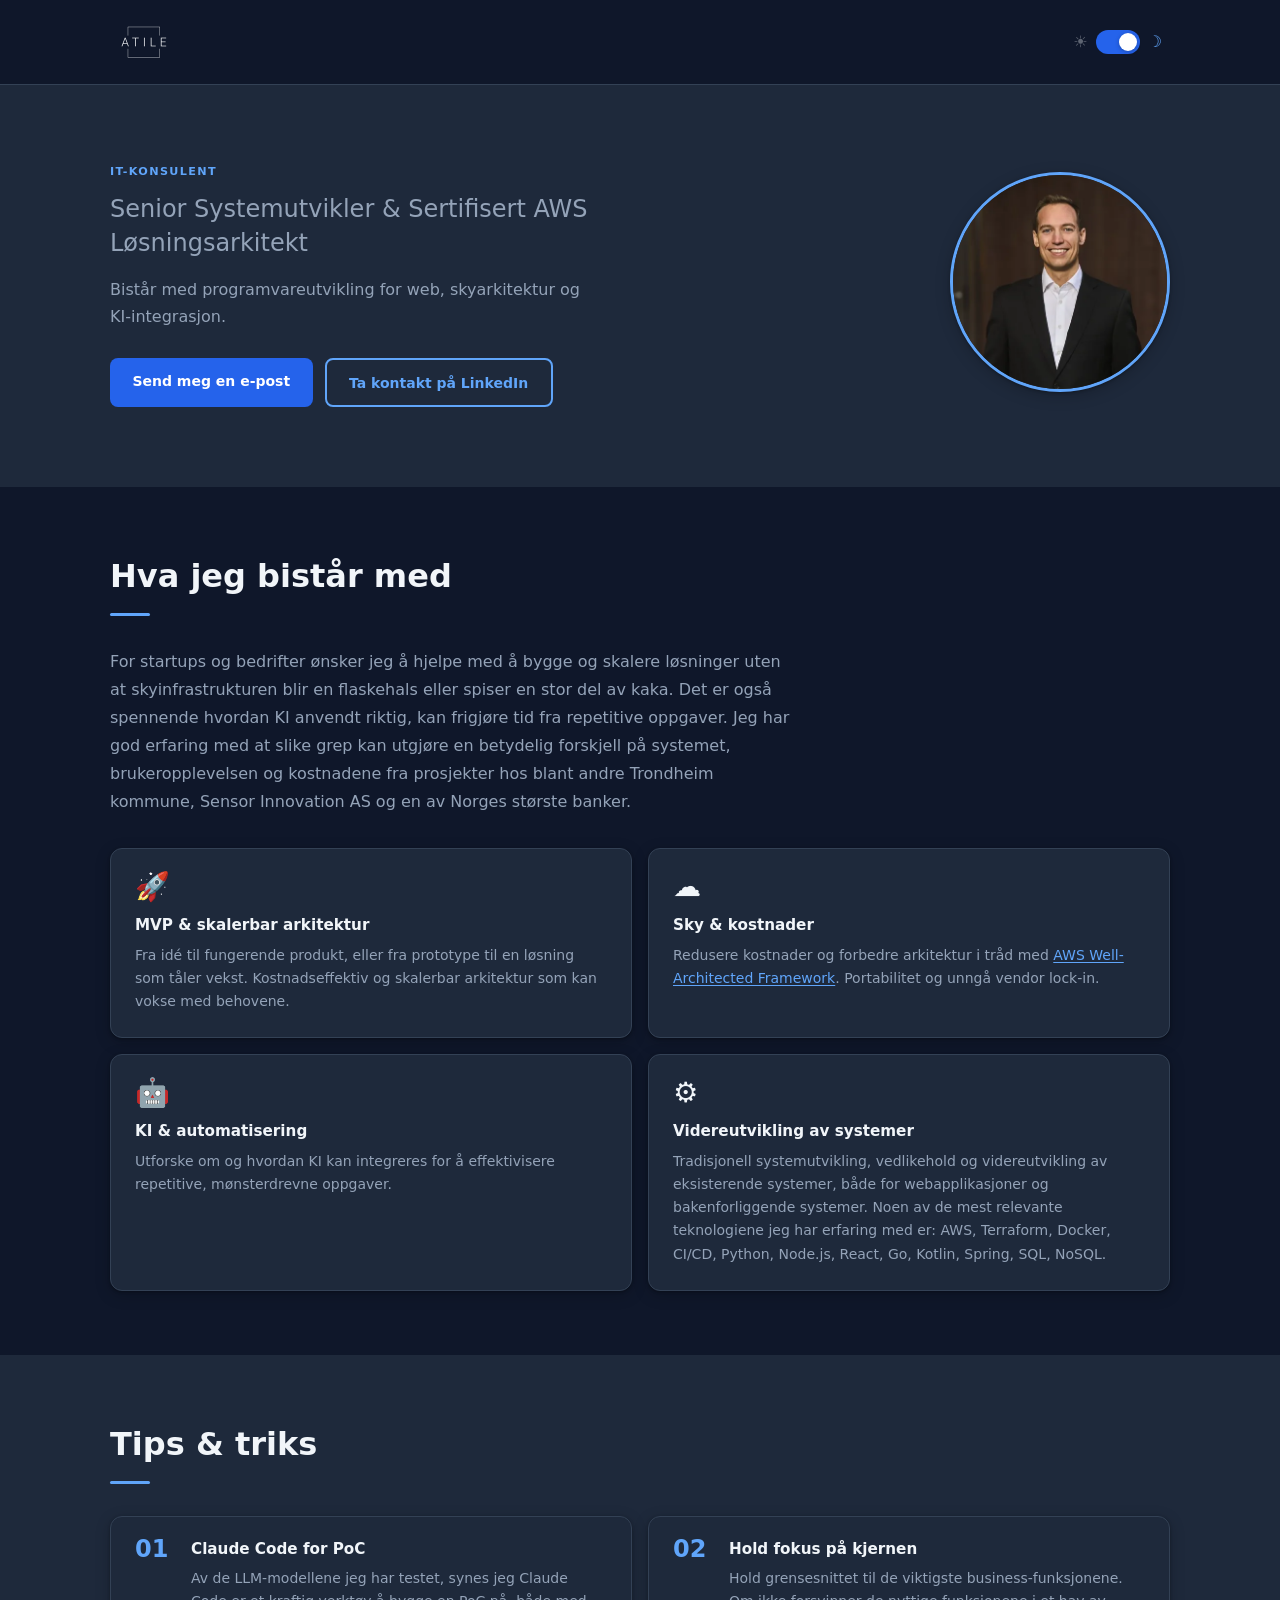
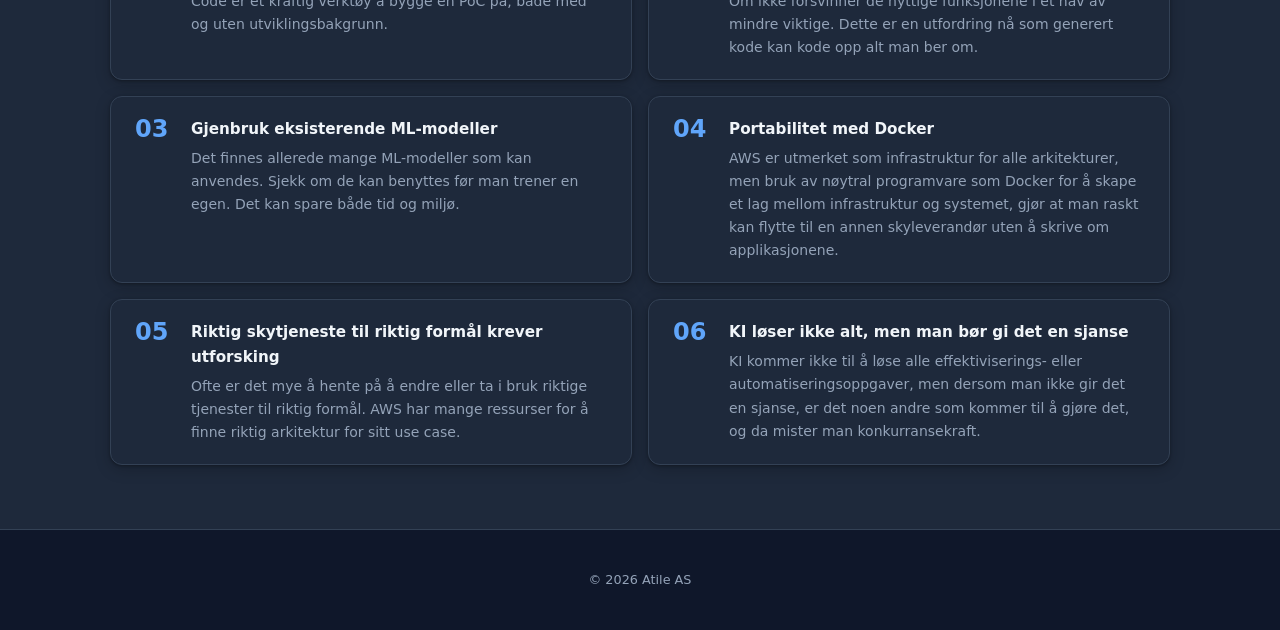
<file: index.html>
<!doctype html>
<html lang="nb">
  <head>
    <title>Atile – Systemutvikling &amp; AWS</title>
    <meta charset="UTF-8" />
    <meta
      name="description"
      content="Atile – Senior Systemutvikler og Sertifisert AWS Løsningsarkitekt. Hjelper startups og bedrifter med webutvikling, skyarkitektur og KI-integrasjon."
    />
    <meta name="viewport" content="width=device-width, initial-scale=1" />
    <meta
      http-equiv="Content-Security-Policy"
      content="script-src https://static.cloudflareinsights.com; object-src 'none'"
    />
    <link
      rel="preload"
      href="./assets/headshot.webp"
      as="image"
      type="image/webp"
      fetchpriority="high"
    />
    <link
      rel="apple-touch-icon"
      sizes="180x180"
      href="./assets/apple-touch-icon.png"
    />
    <link
      rel="icon"
      type="image/png"
      sizes="32x32"
      href="./assets/favicon-32x32.png"
    />
    <link
      rel="icon"
      type="image/png"
      sizes="16x16"
      href="./assets/favicon-16x16.png"
    />
    <link rel="icon" type="image/x-icon" href="./assets/favicon.ico" />
    <link rel="manifest" href="./site.webmanifest" />
    <link rel="canonical" href="https://atile.no" />
    <meta property="og:type" content="website" />
    <meta property="og:url" content="https://atile.no" />
    <meta property="og:title" content="Atile – Systemutvikling &amp; AWS" />
    <meta
      property="og:description"
      content="Atile – Senior Systemutvikler og Sertifisert AWS Løsningsarkitekt. Hjelper startups og bedrifter med webutvikling, skyarkitektur og KI-integrasjon."
    />
    <meta property="og:image" content="https://atile.no/assets/headshot.jpg" />
    <meta property="og:locale" content="nb_NO" />
    <meta name="twitter:card" content="summary_large_image" />
    <meta name="twitter:title" content="Atile – Systemutvikling &amp; AWS" />
    <meta
      name="twitter:description"
      content="Atile – Senior Systemutvikler og Sertifisert AWS Løsningsarkitekt. Hjelper startups og bedrifter med webutvikling, skyarkitektur og KI-integrasjon."
    />
    <meta name="twitter:image" content="https://atile.no/assets/headshot.jpg" />
    <meta name="msvalidate.01" content="C1C4B8C06678D1ACF82505AE565515AB" />
    <link rel="stylesheet" href="styles.css" />
    <script type="application/ld+json">
      {
        "@context": "https://schema.org",
        "@type": "Person",
        "name": "Ola Opheim",
        "jobTitle": "Senior Systemutvikler & Sertifisert AWS Løsningsarkitekt",
        "url": "https://atile.no",
        "email": "ola.opheim@atile.no",
        "image": "https://atile.no/assets/headshot.jpg",
        "sameAs": ["https://www.linkedin.com/in/ola-hermann-opheim-41371114b"],
        "worksFor": {
          "@type": "Organization",
          "name": "Atile AS"
        }
      }
    </script>
    <script type="application/ld+json">
      {
        "@context": "https://schema.org",
        "@type": "Organization",
        "name": "Atile AS",
        "url": "https://atile.no",
        "email": "ola.opheim@atile.no",
        "logo": "https://atile.no/assets/logo-dark.png"
      }
    </script>
  </head>
  <body>
    <a href="#main-content" class="skip-link">Hopp til innhold</a>

    <!-- CSS-only dark/light toggle – unchecked = dark (default) -->
    <input type="checkbox" id="light-toggle" />

    <div id="site">
      <!-- HEADER -->
      <header class="header">
        <div class="header-inner container">
          <a
            href="/"
            class="logo-link"
            aria-label="Atile – tilbake til forsiden"
          >
            <img
              class="logo-img logo-dark-img"
              src="./assets/logo-dark.png"
              alt="Atile logo"
              width="68"
              height="68"
            />
            <img
              class="logo-img logo-light-img"
              src="./assets/logo-light.png"
              alt="Atile logo"
              width="68"
              height="68"
            />
          </a>
          <label
            for="light-toggle"
            class="theme-toggle"
            aria-label="Bytt mellom mørkt og lyst tema"
            title="Bytt tema"
          >
            <span class="toggle-icon sun-icon" aria-hidden="true">☀</span>
            <span class="toggle-pill">
              <span class="toggle-knob"></span>
            </span>
            <span class="toggle-icon moon-icon" aria-hidden="true">☽</span>
          </label>
        </div>
      </header>

      <main id="main-content">
        <!-- HERO -->
        <section class="section hero" aria-label="Introduksjon">
          <div class="container hero-inner">
            <div class="hero-text">
              <span class="eyebrow">IT-konsulent</span>
              <h1 class="hero-title">
                Senior Systemutvikler &amp; Sertifisert AWS Løsningsarkitekt
              </h1>
              <p class="hero-desc">
                Bistår med programvareutvikling for web, skyarkitektur og
                KI-integrasjon.
              </p>
              <div class="hero-ctas">
                <a href="mailto:ola.opheim@atile.no" class="btn-primary"
                  >Send meg en e-post</a
                >
                <a
                  href="https://www.linkedin.com/in/ola-hermann-opheim-41371114b"
                  class="btn-secondary"
                  rel="noopener noreferrer"
                  target="_blank"
                  >Ta kontakt på LinkedIn</a
                >
              </div>
            </div>
            <div class="hero-image">
              <picture>
                <source srcset="./assets/headshot.webp" type="image/webp" />
                <img
                  src="./assets/headshot.jpg"
                  alt="Ola Opheim"
                  class="headshot"
                  width="440"
                  height="440"
                  fetchpriority="high"
                />
              </picture>
            </div>
          </div>
        </section>

        <!-- HVA JEG DRIVER MED -->
        <section class="section about" aria-labelledby="about-heading">
          <div class="container">
            <h2 class="section-title" id="about-heading">Hva jeg bistår med</h2>

            <p class="about-intro">
              For startups og bedrifter ønsker jeg å hjelpe med å bygge og
              skalere løsninger uten at skyinfrastrukturen blir en flaskehals
              eller spiser en stor del av kaka. Det er også spennende hvordan KI
              anvendt riktig, kan frigjøre tid fra repetitive oppgaver. Jeg har
              god erfaring med at slike grep kan utgjøre en betydelig forskjell
              på systemet, brukeropplevelsen og kostnadene fra prosjekter hos
              blant andre Trondheim kommune, Sensor Innovation AS og en av
              Norges største banker.
            </p>

            <div class="cards-grid">
              <article class="card">
                <div class="card-icon" aria-hidden="true">🚀</div>
                <h3 class="card-title">MVP &amp; skalerbar arkitektur</h3>
                <p>
                  Fra idé til fungerende produkt, eller fra prototype til en
                  løsning som tåler vekst. Kostnadseffektiv og skalerbar
                  arkitektur som kan vokse med behovene.
                </p>
              </article>

              <article class="card">
                <div class="card-icon" aria-hidden="true">☁️</div>
                <h3 class="card-title">Sky &amp; kostnader</h3>
                <p>
                  Redusere kostnader og forbedre arkitektur i tråd med
                  <a
                    href="https://docs.aws.amazon.com/wellarchitected/latest/framework/welcome.html"
                    class="inline-link"
                    rel="noopener noreferrer"
                    target="_blank"
                    >AWS Well-Architected Framework</a
                  >. Portabilitet og unngå vendor lock-in.
                </p>
              </article>

              <article class="card">
                <div class="card-icon" aria-hidden="true">🤖</div>
                <h3 class="card-title">KI &amp; automatisering</h3>
                <p>
                  Utforske om og hvordan KI kan integreres for å effektivisere
                  repetitive, mønsterdrevne oppgaver.
                </p>
              </article>

              <article class="card">
                <div class="card-icon" aria-hidden="true">⚙️</div>
                <h3 class="card-title">Videreutvikling av systemer</h3>
                <p>
                  Tradisjonell systemutvikling, vedlikehold og videreutvikling
                  av eksisterende systemer, både for webapplikasjoner og
                  bakenforliggende systemer. Noen av de mest relevante
                  teknologiene jeg har erfaring med er: AWS, Terraform, Docker,
                  CI/CD, Python, Node.js, React, Go, Kotlin, Spring, SQL, NoSQL.
                </p>
              </article>
            </div>
          </div>
        </section>

        <!-- TIPS & TRIKS -->
        <section class="section tips" aria-labelledby="tips-heading">
          <div class="container">
            <h2 class="section-title" id="tips-heading">Tips &amp; triks</h2>
            <div class="tips-list">
              <article class="tip-item">
                <div class="tip-number" aria-hidden="true">01</div>
                <div class="tip-body">
                  <h3 class="tip-title">Claude Code for PoC</h3>
                  <p>
                    Av de LLM-modellene jeg har testet, synes jeg Claude Code er
                    et kraftig verktøy å bygge en PoC på, både med og uten
                    utviklingsbakgrunn.
                  </p>
                </div>
              </article>

              <article class="tip-item">
                <div class="tip-number" aria-hidden="true">02</div>
                <div class="tip-body">
                  <h3 class="tip-title">Hold fokus på kjernen</h3>
                  <p>
                    Hold grensesnittet til de viktigste business-funksjonene. Om
                    ikke forsvinner de nyttige funksjonene i et hav av mindre
                    viktige. Dette er en utfordring nå som generert kode kan
                    kode opp alt man ber om.
                  </p>
                </div>
              </article>

              <article class="tip-item">
                <div class="tip-number" aria-hidden="true">03</div>
                <div class="tip-body">
                  <h3 class="tip-title">Gjenbruk eksisterende ML-modeller</h3>
                  <p>
                    Det finnes allerede mange ML-modeller som kan anvendes.
                    Sjekk om de kan benyttes før man trener en egen. Det kan
                    spare både tid og miljø.
                  </p>
                </div>
              </article>

              <article class="tip-item">
                <div class="tip-number" aria-hidden="true">04</div>
                <div class="tip-body">
                  <h3 class="tip-title">Portabilitet med Docker</h3>
                  <p>
                    AWS er utmerket som infrastruktur for alle arkitekturer, men
                    bruk av nøytral programvare som Docker for å skape et lag
                    mellom infrastruktur og systemet, gjør at man raskt kan
                    flytte til en annen skyleverandør uten å skrive om
                    applikasjonene.
                  </p>
                </div>
              </article>

              <article class="tip-item">
                <div class="tip-number" aria-hidden="true">05</div>
                <div class="tip-body">
                  <h3 class="tip-title">
                    Riktig skytjeneste til riktig formål krever utforsking
                  </h3>
                  <p>
                    Ofte er det mye å hente på å endre eller ta i bruk riktige
                    tjenester til riktig formål. AWS har mange ressurser for å
                    finne riktig arkitektur for sitt use case.
                  </p>
                </div>
              </article>

              <article class="tip-item">
                <div class="tip-number" aria-hidden="true">06</div>
                <div class="tip-body">
                  <h3 class="tip-title">
                    KI løser ikke alt, men man bør gi det en sjanse
                  </h3>
                  <p>
                    KI kommer ikke til å løse alle effektiviserings- eller
                    automatiseringsoppgaver, men dersom man ikke gir det en
                    sjanse, er det noen andre som kommer til å gjøre det, og da
                    mister man konkurransekraft.
                  </p>
                </div>
              </article>
            </div>
          </div>
        </section>
      </main>

      <!-- FOOTER -->
      <footer class="footer">
        <div class="container footer-inner">
          <p class="footer-copy">&copy; 2026 Atile AS</p>
        </div>
      </footer>
    </div>
    <!-- /#site -->
    <!-- Cloudflare Web Analytics -->
    <script
      defer
      src="https://static.cloudflareinsights.com/beacon.min.js"
      data-cf-beacon='{"token": "1b5586eae48b4e3a9b37ae091bda2023"}'
    ></script>
    <!-- End Cloudflare Web Analytics -->
  </body>
</html>
</file>
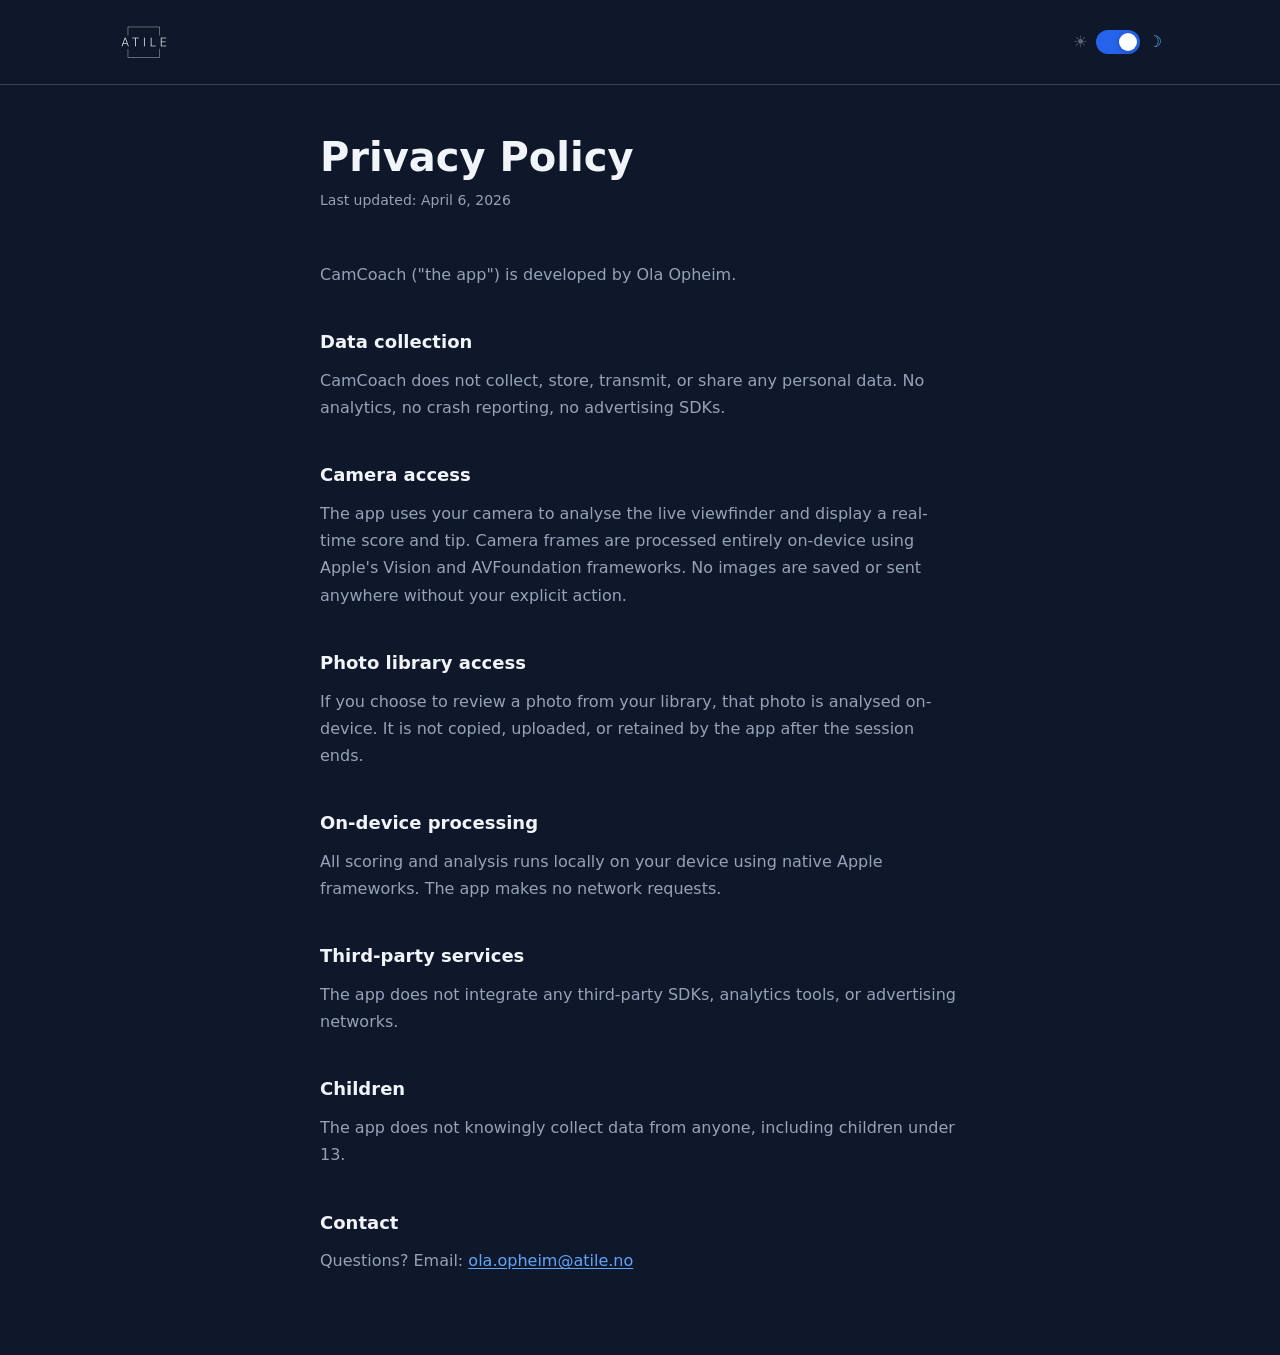
<file: camcoach/privacy/index.html>
<!doctype html>
<html lang="en">
  <head>
    <title>Privacy Policy - CamCoach</title>
    <meta charset="UTF-8" />
    <meta
      name="description"
      content="CamCoach privacy policy. The app processes everything on-device and collects no personal data."
    />
    <meta name="viewport" content="width=device-width, initial-scale=1" />
    <meta name="robots" content="noindex" />
    <link
      rel="apple-touch-icon"
      sizes="180x180"
      href="../../assets/apple-touch-icon.png"
    />
    <link
      rel="icon"
      type="image/png"
      sizes="32x32"
      href="../../assets/favicon-32x32.png"
    />
    <link
      rel="icon"
      type="image/png"
      sizes="16x16"
      href="../../assets/favicon-16x16.png"
    />
    <link rel="icon" type="image/x-icon" href="../../assets/favicon.ico" />
    <link rel="manifest" href="../../site.webmanifest" />
    <link rel="canonical" href="https://atile.no/camcoach/privacy" />
    <link rel="stylesheet" href="../../styles.css" />
    <style>
      .privacy-content {
        max-width: 680px;
        margin: 0 auto;
        padding: 3rem 1.25rem 5rem;
      }

      .privacy-content h1 {
        font-size: clamp(1.75rem, 4vw, 2.5rem);
        font-weight: 700;
        line-height: 1.2;
        margin-bottom: 0.5rem;
        color: var(--text);
      }

      .privacy-meta {
        font-size: 0.875rem;
        color: var(--text-muted);
        margin-bottom: 3rem;
      }

      .privacy-content h2 {
        font-size: 1.125rem;
        font-weight: 600;
        color: var(--text);
        margin-top: 2.5rem;
        margin-bottom: 0.625rem;
      }

      .privacy-content p {
        color: var(--text-muted);
        line-height: 1.7;
      }

      .privacy-content a {
        color: var(--accent);
        text-decoration: underline;
        text-underline-offset: 2px;
      }

      .privacy-content a:hover {
        color: var(--accent-hover);
      }

      .back-link {
        display: inline-flex;
        align-items: center;
        gap: 0.375rem;
        font-size: 0.875rem;
        color: var(--text-muted);
        text-decoration: none;
        margin-bottom: 3rem;
        transition: color 0.2s ease;
      }

      .back-link:hover {
        color: var(--accent);
      }
    </style>
  </head>
  <body>
    <a href="#main-content" class="skip-link">Skip to content</a>

    <input type="checkbox" id="light-toggle" />

    <div id="site">
      <header class="header">
        <div class="header-inner container">
          <a href="/" class="logo-link" aria-label="Atile - back to home">
            <img
              class="logo-img logo-dark-img"
              src="../../assets/logo-dark.png"
              alt="Atile logo"
              width="68"
              height="68"
            />
            <img
              class="logo-img logo-light-img"
              src="../../assets/logo-light.png"
              alt="Atile logo"
              width="68"
              height="68"
            />
          </a>
          <label
            for="light-toggle"
            class="theme-toggle"
            aria-label="Toggle between dark and light theme"
            title="Toggle theme"
          >
            <span class="toggle-icon sun-icon" aria-hidden="true">☀</span>
            <span class="toggle-pill">
              <span class="toggle-knob"></span>
            </span>
            <span class="toggle-icon moon-icon" aria-hidden="true">☽</span>
          </label>
        </div>
      </header>

      <main id="main-content">
        <div class="privacy-content">
          <h1>Privacy Policy</h1>
          <p class="privacy-meta">Last updated: April 6, 2026</p>

          <p>CamCoach ("the app") is developed by Ola Opheim.</p>

          <h2>Data collection</h2>
          <p>
            CamCoach does not collect, store, transmit, or share any personal
            data. No analytics, no crash reporting, no advertising SDKs.
          </p>

          <h2>Camera access</h2>
          <p>
            The app uses your camera to analyse the live viewfinder and display
            a real-time score and tip. Camera frames are processed entirely
            on-device using Apple's Vision and AVFoundation frameworks. No
            images are saved or sent anywhere without your explicit action.
          </p>

          <h2>Photo library access</h2>
          <p>
            If you choose to review a photo from your library, that photo is
            analysed on-device. It is not copied, uploaded, or retained by the
            app after the session ends.
          </p>

          <h2>On-device processing</h2>
          <p>
            All scoring and analysis runs locally on your device using native
            Apple frameworks. The app makes no network requests.
          </p>

          <h2>Third-party services</h2>
          <p>
            The app does not integrate any third-party SDKs, analytics tools, or
            advertising networks.
          </p>

          <h2>Children</h2>
          <p>
            The app does not knowingly collect data from anyone, including
            children under 13.
          </p>

          <h2>Contact</h2>
          <p>
            Questions? Email:
            <a href="mailto:ola.opheim@atile.no">ola.opheim@atile.no</a>
          </p>
        </div>
      </main>
    </div>
  </body>
</html>
</file>
<file: styles.css>
/* ====================================
   RESET & BASE
   ==================================== */

*,
*::before,
*::after {
  box-sizing: border-box;
  margin: 0;
  padding: 0;
}

/* ====================================
   DARK MODE TOGGLE (hidden checkbox)
   unchecked = dark (default)
   checked   = light
   ==================================== */

#light-toggle {
  position: absolute;
  opacity: 0;
  pointer-events: none;
  width: 0;
  height: 0;
}

/* ====================================
   CSS VARIABLES – Dark mode (default)
   ==================================== */

#site {
  --bg: #0f172a;
  --bg-alt: #1e293b;
  --bg-card: #1e293b;
  --text: #f1f5f9;
  --text-muted: #94a3b8;
  --text-subtle: #64748b;
  --accent: #60a5fa;
  --accent-hover: #93c5fd;
  --border: #334155;
  --shadow: 0 1px 3px rgba(0, 0, 0, 0.3), 0 4px 16px rgba(0, 0, 0, 0.2);
  --shadow-hover:
    0 4px 12px rgba(96, 165, 250, 0.2), 0 8px 24px rgba(0, 0, 0, 0.3);
  --tag-bg: #1e3a5f;
  --tag-text: #93c5fd;
  --toggle-track: #2563eb;
  --tip-num: #60a5fa;
  --btn-primary-bg: #2563eb; /* darker blue – white text gives 6.8:1 contrast */
  --btn-primary-text: #ffffff;

  background: var(--bg);
  color: var(--text);
  min-height: 100vh;
  font-family:
    system-ui,
    -apple-system,
    BlinkMacSystemFont,
    "Segoe UI",
    sans-serif;
  font-size: 16px;
  line-height: 1.6;
  transition:
    background 0.3s ease,
    color 0.3s ease;
}

/* ====================================
   CSS VARIABLES – Light mode (checked)
   ==================================== */

#light-toggle:checked ~ #site {
  --bg: #f8fafc;
  --bg-alt: #ffffff;
  --bg-card: #ffffff;
  --text: #0f172a;
  --text-muted: #475569;
  --text-subtle: #94a3b8;
  --accent: #2563eb;
  --accent-hover: #1d4ed8;
  --border: #e2e8f0;
  --shadow: 0 1px 3px rgba(15, 23, 42, 0.08), 0 4px 16px rgba(15, 23, 42, 0.04);
  --shadow-hover:
    0 4px 12px rgba(37, 99, 235, 0.15), 0 8px 24px rgba(15, 23, 42, 0.08);
  --tag-bg: #eff6ff;
  --tag-text: #2563eb;
  --toggle-track: #cbd5e1;
  --tip-num: #2563eb;
  --btn-primary-bg: #2563eb;
  --btn-primary-text: #ffffff;
}

/* ====================================
   GLOBAL
   ==================================== */

body {
  margin: 0;
  background: #0f172a; /* matches dark default so overscroll matches */
}

a {
  color: var(--accent);
  text-decoration: none;
  transition: color 0.2s ease;
}

a:hover,
a:focus {
  color: var(--accent-hover);
}

.inline-link {
  color: var(--accent);
  text-decoration: underline;
  text-underline-offset: 2px;
}

.inline-link:hover {
  color: var(--accent-hover);
}

img {
  max-width: 100%;
  height: auto;
  display: block;
}

:focus-visible {
  outline: 2px solid var(--accent);
  outline-offset: 3px;
  border-radius: 4px;
}

/* ====================================
   SKIP LINK
   ==================================== */

.skip-link {
  position: absolute;
  top: -100%;
  left: 1rem;
  background: #2563eb;
  color: #fff;
  padding: 0.5rem 1rem;
  border-radius: 0 0 6px 6px;
  font-weight: 600;
  font-size: 0.875rem;
  z-index: 200;
  text-decoration: none;
  transition: top 0.2s ease;
}

.skip-link:focus {
  top: 0;
}

/* ====================================
   LOGO SWITCHING
   dark (default): show logo-dark-img
   light (checked): show logo-light-img
   ==================================== */

.logo-light-img {
  display: none;
}

.logo-dark-img {
  display: block;
}

#light-toggle:checked ~ #site .logo-light-img {
  display: block;
}

#light-toggle:checked ~ #site .logo-dark-img {
  display: none;
}

/* ====================================
   LAYOUT
   ==================================== */

.container {
  width: 100%;
  max-width: 1100px;
  margin: 0 auto;
  padding: 0 1.25rem;
}

/* ====================================
   HEADER
   ==================================== */

.header {
  position: sticky;
  top: 0;
  z-index: 100;
  background: var(--bg);
  border-bottom: 1px solid var(--border);
  transition:
    background 0.3s ease,
    border-color 0.3s ease;
}

.header-inner {
  display: flex;
  align-items: center;
  justify-content: space-between;
  height: 84px;
}

.logo-link {
  display: flex;
  align-items: center;
  text-decoration: none;
}

.logo-img {
  height: 68px;
  width: auto;
}

/* ====================================
   THEME TOGGLE
   Default (dark): knob right, moon bright
   Checked (light): knob left, sun bright
   ==================================== */

.theme-toggle {
  display: flex;
  align-items: center;
  gap: 0.5rem;
  cursor: pointer;
  user-select: none;
  padding: 0.375rem 0.5rem;
  border-radius: 8px;
  transition: background 0.2s ease;
}

.theme-toggle:hover {
  background: var(--border);
}

.toggle-icon {
  font-size: 1rem;
  line-height: 1;
  transition:
    opacity 0.3s ease,
    color 0.3s ease;
}

/* Dark default: moon bright, sun dim */
.moon-icon {
  opacity: 1;
  color: var(--accent);
}

.sun-icon {
  opacity: 0.35;
}

/* Light (checked): sun bright, moon dim */
#light-toggle:checked ~ #site .moon-icon {
  opacity: 0.35;
}

#light-toggle:checked ~ #site .sun-icon {
  opacity: 1;
  color: #f59e0b;
}

.toggle-pill {
  position: relative;
  width: 44px;
  height: 24px;
  background: var(--toggle-track);
  border-radius: 12px;
  flex-shrink: 0;
  transition: background 0.3s ease;
}

/* Dark default: knob starts on the RIGHT */
.toggle-knob {
  position: absolute;
  top: 3px;
  left: 3px;
  width: 18px;
  height: 18px;
  background: #fff;
  border-radius: 50%;
  box-shadow: 0 1px 4px rgba(0, 0, 0, 0.25);
  transform: translateX(20px);
  transition: transform 0.3s ease;
}

/* Light (checked): knob moves LEFT */
#light-toggle:checked ~ #site .toggle-knob {
  transform: translateX(0);
}

/* ====================================
   SECTIONS
   ==================================== */

.section {
  padding: 4rem 0;
  transition: background 0.3s ease;
}

.section.hero {
  background: var(--bg-alt);
  padding: 4.5rem 0 5rem;
}

.section.about {
  background: var(--bg);
}

.section.tips {
  background: var(--bg-alt);
}

.section-title {
  font-size: 1.75rem;
  font-weight: 700;
  color: var(--text);
  margin-bottom: 2rem;
  position: relative;
  padding-bottom: 0.875rem;
}

.section-title::after {
  content: "";
  position: absolute;
  bottom: 0;
  left: 0;
  width: 40px;
  height: 3px;
  background: var(--accent);
  border-radius: 2px;
  transition: background 0.3s ease;
}

/* ====================================
   HERO
   ==================================== */

.hero-inner {
  display: flex;
  flex-direction: column;
  align-items: center;
  gap: 2.5rem;
}

.hero-image {
  order: -1;
}

.headshot {
  width: 160px;
  height: 160px;
  object-fit: cover;
  object-position: center 15%;
  border-radius: 50%;
  border: 3px solid var(--accent);
  box-shadow: var(--shadow);
  transition: border-color 0.3s ease;
}

.hero-text {
  text-align: center;
}

.eyebrow {
  display: inline-block;
  font-size: 0.7rem;
  font-weight: 600;
  letter-spacing: 0.12em;
  text-transform: uppercase;
  color: var(--accent);
  margin-bottom: 0.75rem;
  transition: color 0.3s ease;
}

.hero-title {
  font-size: clamp(1.1rem, 2.2vw, 1.5rem);
  font-weight: 400;
  line-height: 1.4;
  color: var(--text-muted);
  margin-bottom: 1rem;
  max-width: 480px;
  margin-left: auto;
  margin-right: auto;
}

.hero-desc {
  font-size: 1rem;
  color: var(--text-muted);
  max-width: 480px;
  margin: 0 auto 1.75rem;
  line-height: 1.7;
}

.hero-ctas {
  display: flex;
  flex-wrap: wrap;
  gap: 0.75rem;
  justify-content: center;
}

.btn-primary {
  display: inline-block;
  background: var(--btn-primary-bg);
  color: var(--btn-primary-text);
  font-weight: 600;
  font-size: 0.875rem;
  padding: 0.7rem 1.4rem;
  border-radius: 8px;
  text-decoration: none;
  transition:
    background 0.2s ease,
    transform 0.15s ease;
}

.btn-primary:hover,
.btn-primary:focus {
  background: #1d4ed8;
  color: var(--btn-primary-text);
  text-decoration: none;
  transform: translateY(-1px);
}

.btn-secondary {
  display: inline-block;
  background: transparent;
  color: var(--accent);
  font-weight: 600;
  font-size: 0.875rem;
  padding: 0.7rem 1.4rem;
  border-radius: 8px;
  border: 2px solid var(--accent);
  text-decoration: none;
  transition:
    background 0.2s ease,
    color 0.2s ease,
    border-color 0.2s ease,
    transform 0.15s ease;
}

.btn-secondary:hover,
.btn-secondary:focus {
  background: var(--accent);
  color: #ffffff;
  text-decoration: none;
  transform: translateY(-1px);
}

/* ====================================
   ABOUT (merged section)
   ==================================== */

.about-intro {
  font-size: 1rem;
  color: var(--text-muted);
  line-height: 1.75;
  max-width: 680px;
  margin-bottom: 2rem;
}

/* ====================================
   CARDS
   ==================================== */

.cards-grid {
  display: grid;
  grid-template-columns: 1fr;
  gap: 1rem;
}

.card {
  background: var(--bg-card);
  border: 1px solid var(--border);
  border-radius: 12px;
  padding: 1.5rem;
  box-shadow: var(--shadow);
  transition:
    box-shadow 0.25s ease,
    transform 0.2s ease,
    background 0.3s ease,
    border-color 0.3s ease;
}

.card:hover {
  box-shadow: var(--shadow-hover);
  transform: translateY(-2px);
}

.card-icon {
  font-size: 1.75rem;
  margin-bottom: 0.75rem;
  line-height: 1;
}

.card-title {
  font-size: 0.95rem;
  font-weight: 600;
  color: var(--text);
  margin-bottom: 0.4rem;
}

.card p {
  font-size: 0.875rem;
  color: var(--text-muted);
  line-height: 1.65;
}

/* ====================================
   TIPS & TRICKS
   ==================================== */

.tips-list {
  display: flex;
  flex-direction: column;
  gap: 1rem;
}

.tip-item {
  display: flex;
  gap: 1.25rem;
  background: var(--bg-card);
  border: 1px solid var(--border);
  border-radius: 12px;
  padding: 1.25rem 1.5rem;
  box-shadow: var(--shadow);
  transition:
    box-shadow 0.2s ease,
    transform 0.2s ease,
    background 0.3s ease,
    border-color 0.3s ease;
}

.tip-item:hover {
  box-shadow: var(--shadow-hover);
  transform: translateY(-2px);
}

.tip-number {
  font-size: 1.5rem;
  font-weight: 700;
  color: var(--tip-num);
  line-height: 1;
  flex-shrink: 0;
  min-width: 2.25rem;
  transition: color 0.3s ease;
}

.tip-title {
  font-size: 0.95rem;
  font-weight: 600;
  color: var(--text);
  margin-bottom: 0.35rem;
}

.tip-body p {
  font-size: 0.875rem;
  color: var(--text-muted);
  line-height: 1.65;
}

/* ====================================
   FOOTER
   ==================================== */

.footer {
  background: var(--bg);
  border-top: 1px solid var(--border);
  padding: 2.5rem 0;
  /* safe-area for iOS home indicator */
  padding-bottom: max(2.5rem, calc(1.5rem + env(safe-area-inset-bottom)));
  transition:
    background 0.3s ease,
    border-color 0.3s ease;
}

.footer-inner {
  display: flex;
  flex-direction: column;
  align-items: center;
  gap: 0.875rem;
  text-align: center;
}

.footer-copy {
  font-size: 0.8rem;
  color: var(--text-muted);
}

/* ====================================
   RESPONSIVE – Tablet (≥ 600px)
   ==================================== */

@media (min-width: 600px) {
  .cards-grid {
    grid-template-columns: repeat(2, 1fr);
  }

  .headshot {
    width: 180px;
    height: 180px;
  }
}

/* ====================================
   RESPONSIVE – Desktop (≥ 900px)
   ==================================== */

@media (min-width: 900px) {
  .hero-inner {
    flex-direction: row;
    gap: 4rem;
    align-items: center;
  }

  .hero-image {
    order: 1;
    flex-shrink: 0;
  }

  .hero-text {
    text-align: left;
    flex: 1;
  }

  .hero-title,
  .hero-desc {
    margin-left: 0;
    margin-right: 0;
  }

  .hero-desc {
    margin-bottom: 1.75rem;
  }

  .hero-ctas {
    justify-content: flex-start;
  }

  .headshot {
    width: 220px;
    height: 220px;
  }

  .section-title {
    font-size: 2rem;
  }

  .tips-list {
    display: grid;
    grid-template-columns: repeat(2, 1fr);
    gap: 1rem;
  }
}
</file>
